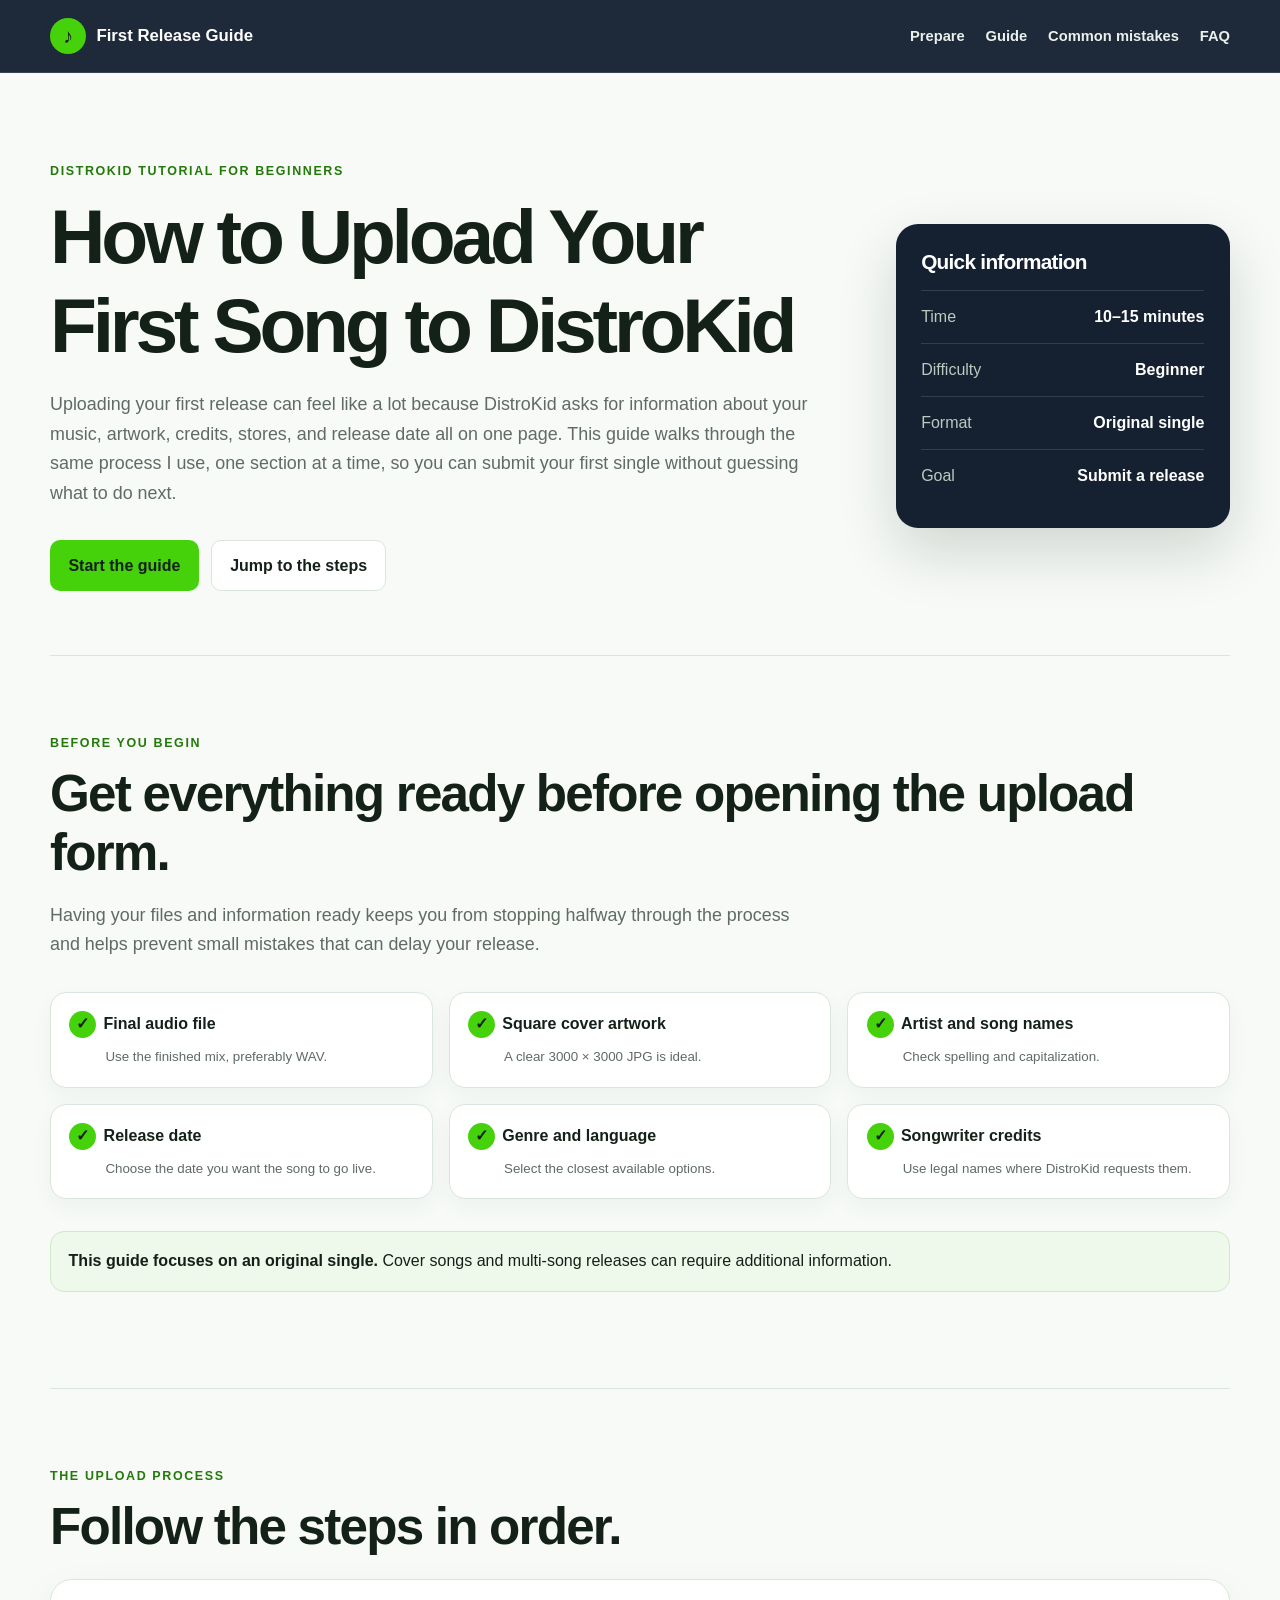
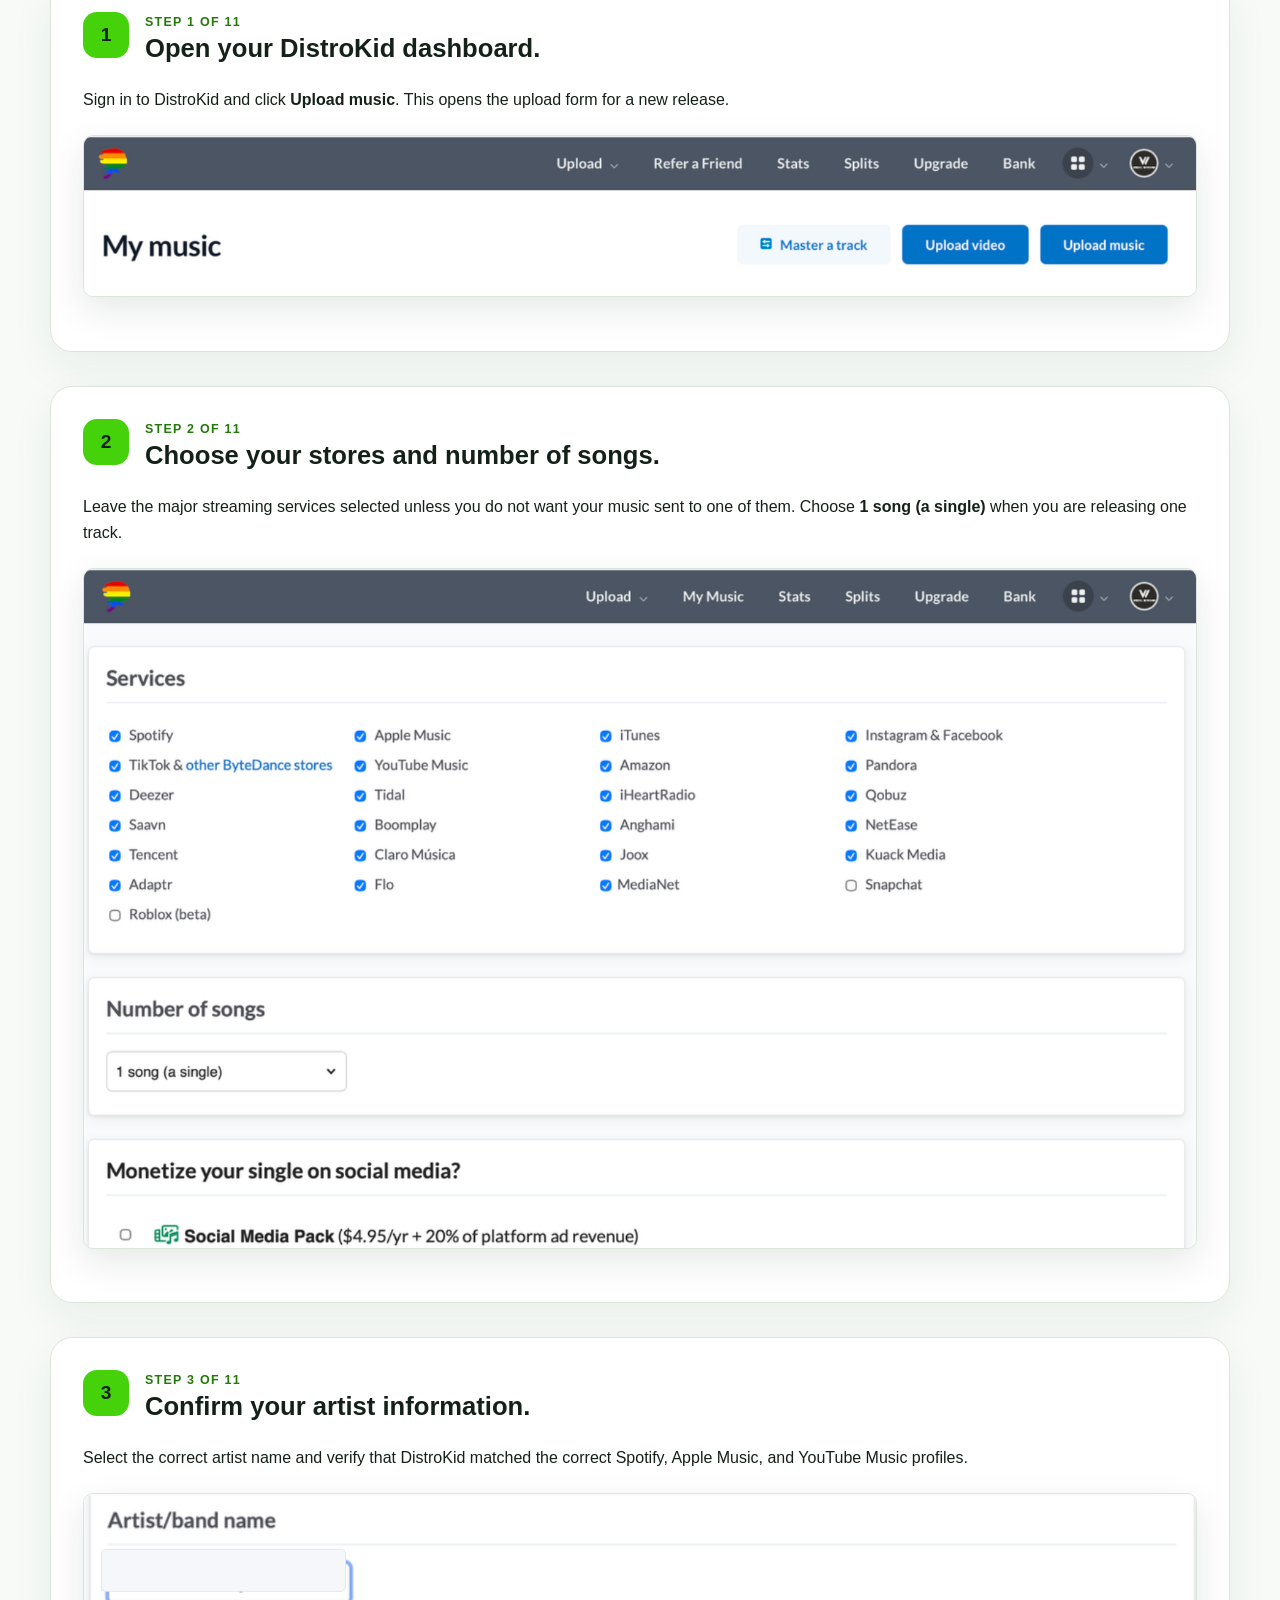
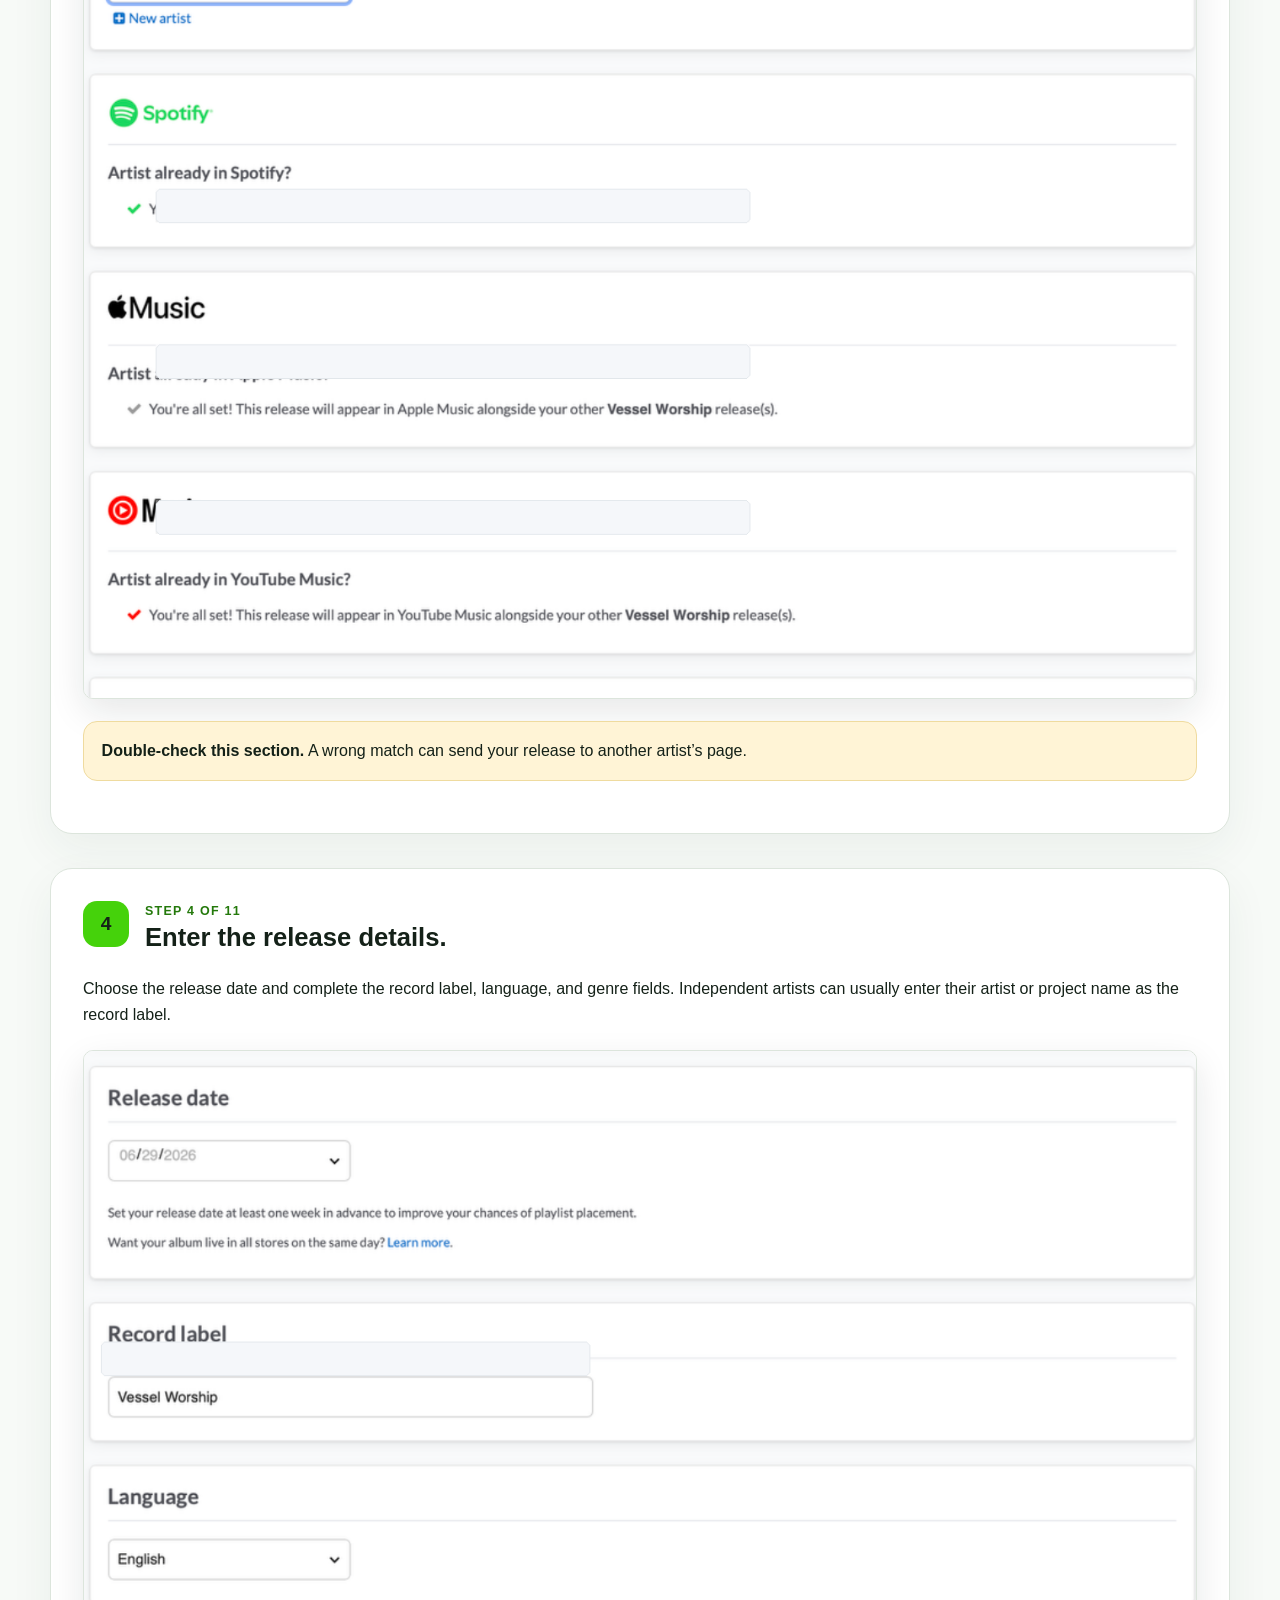
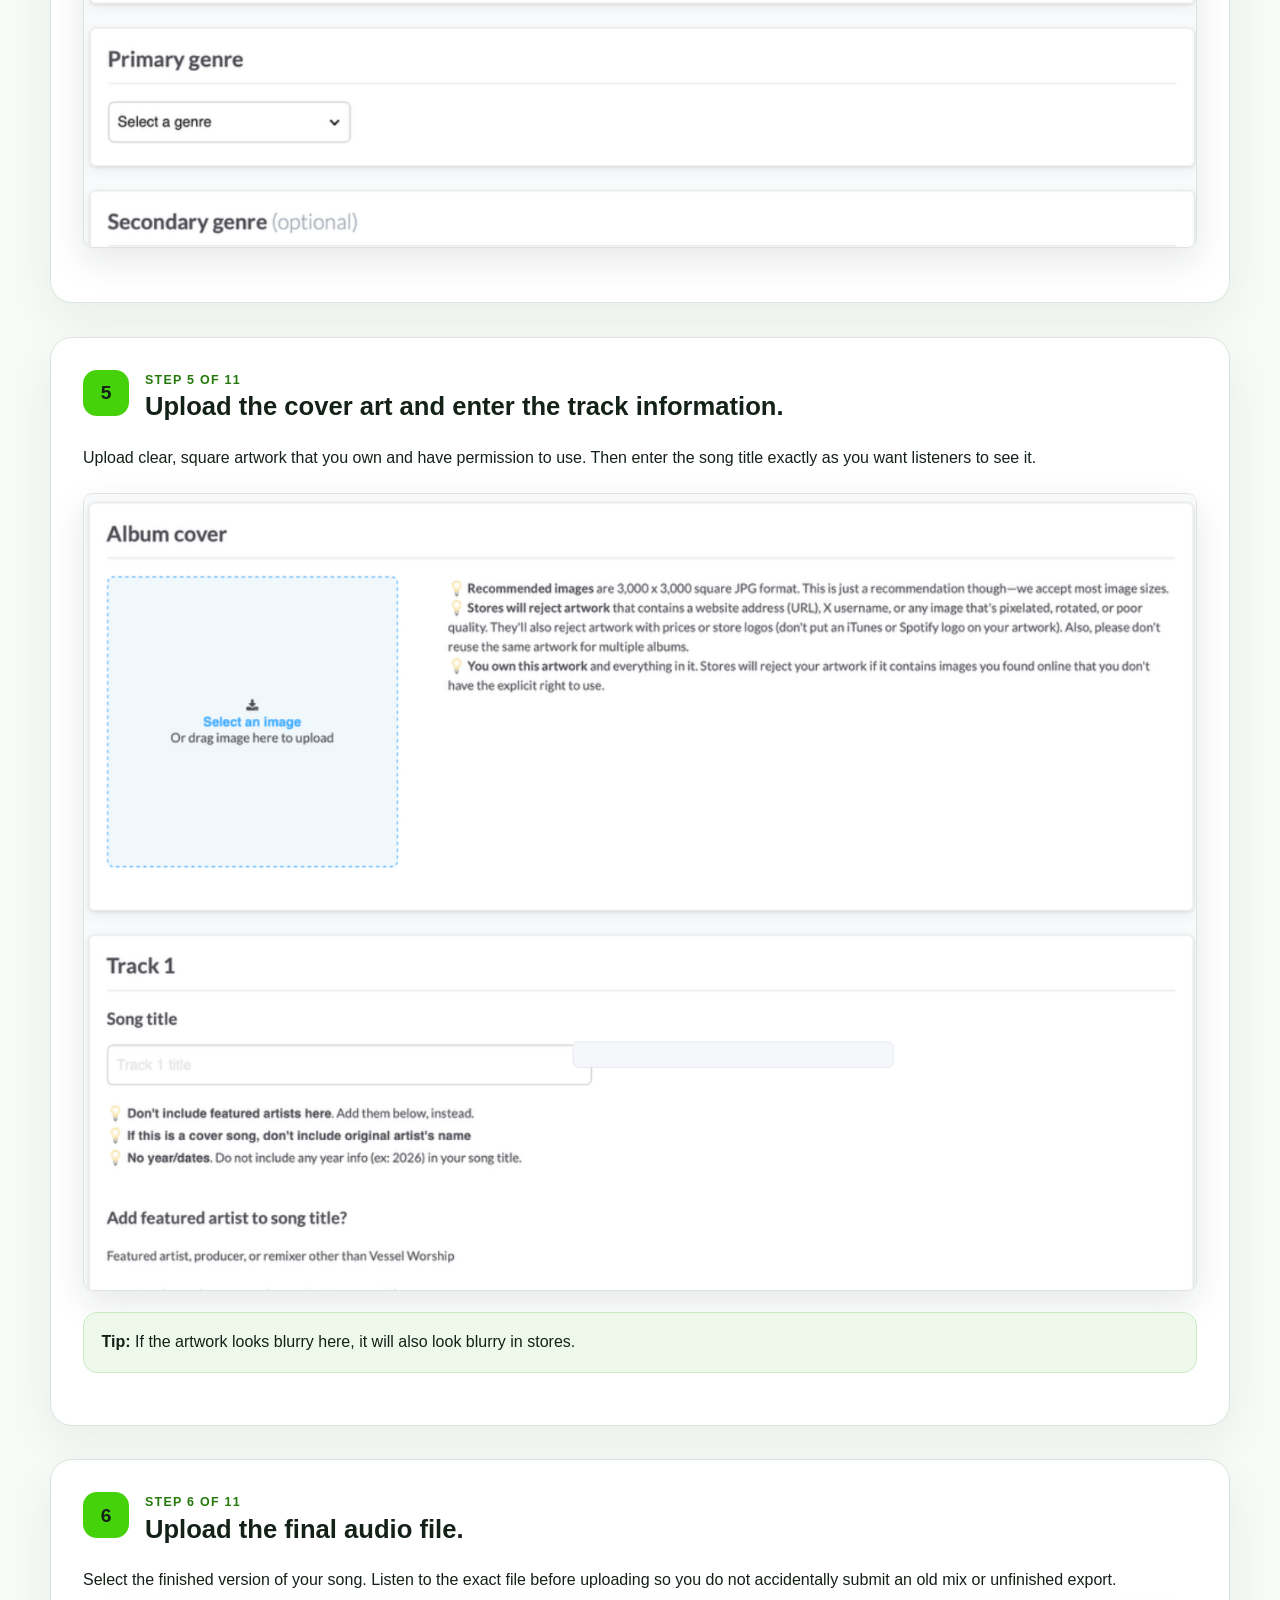
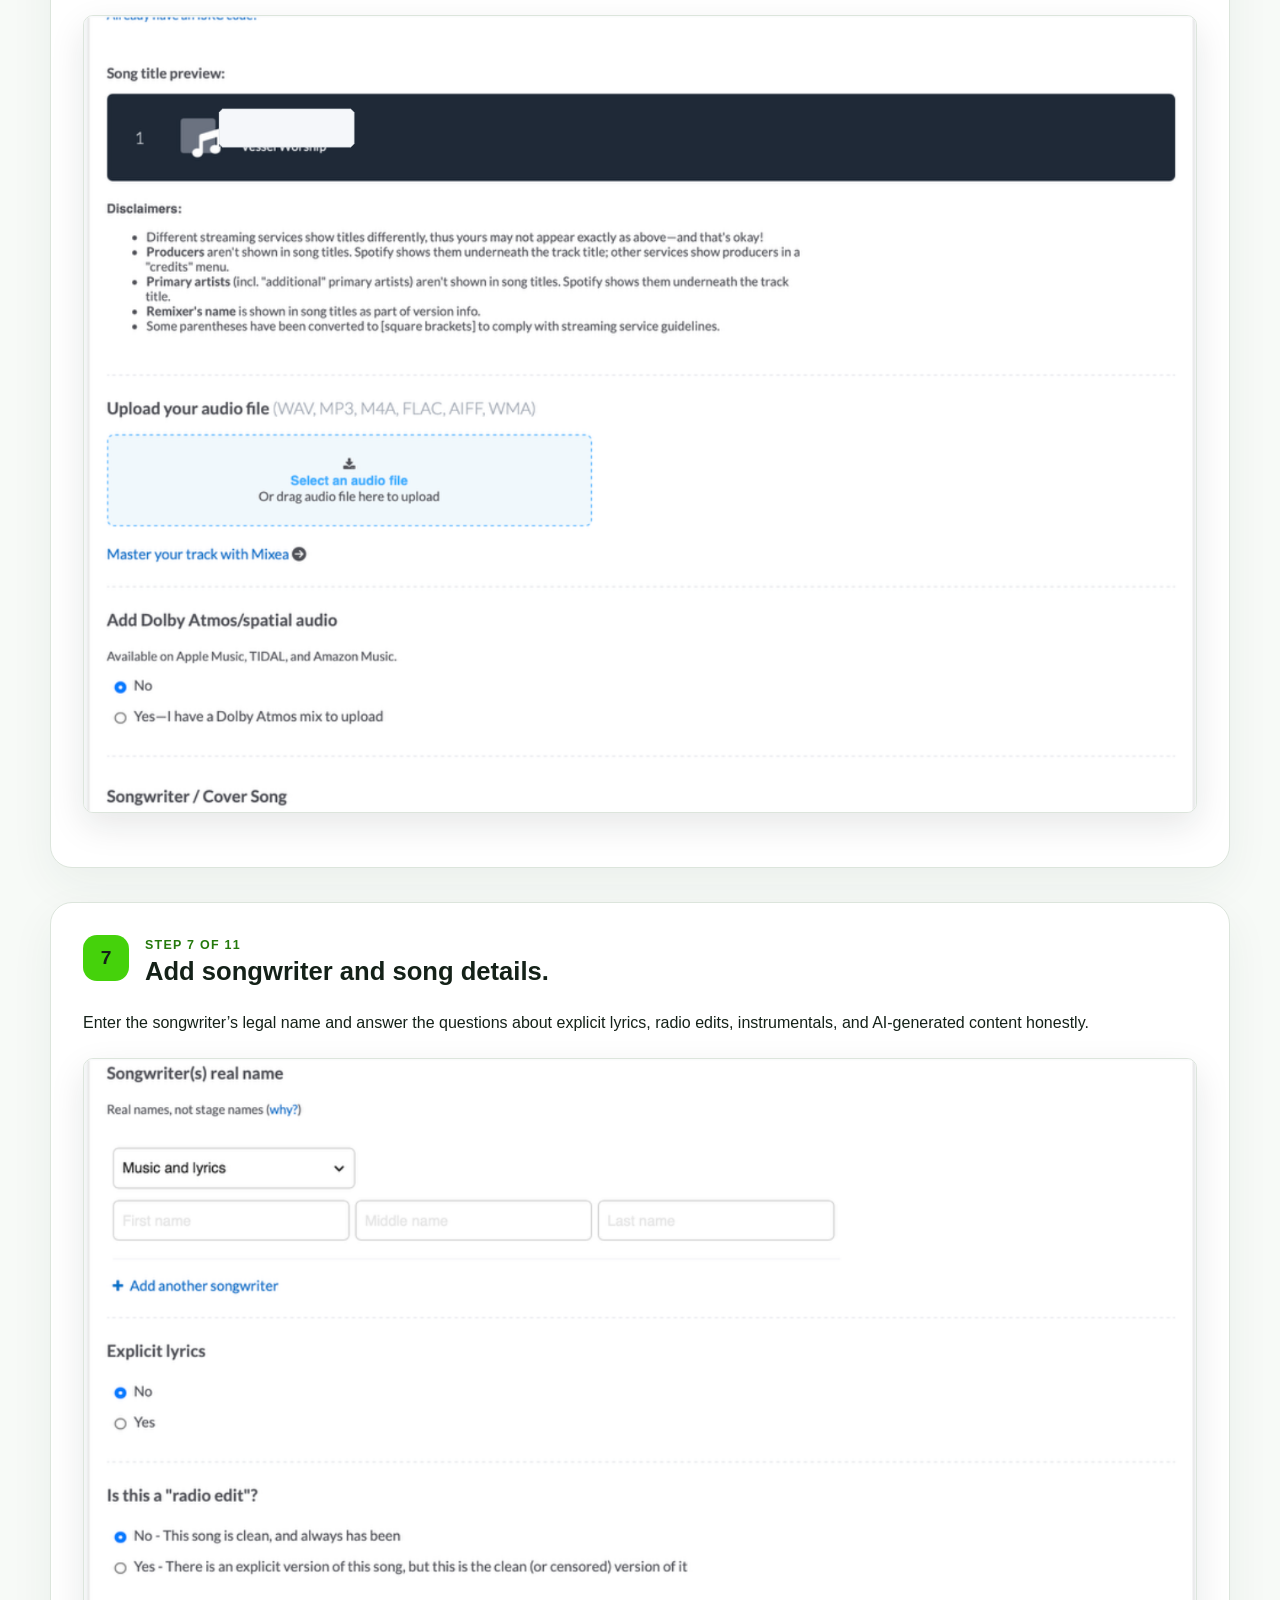
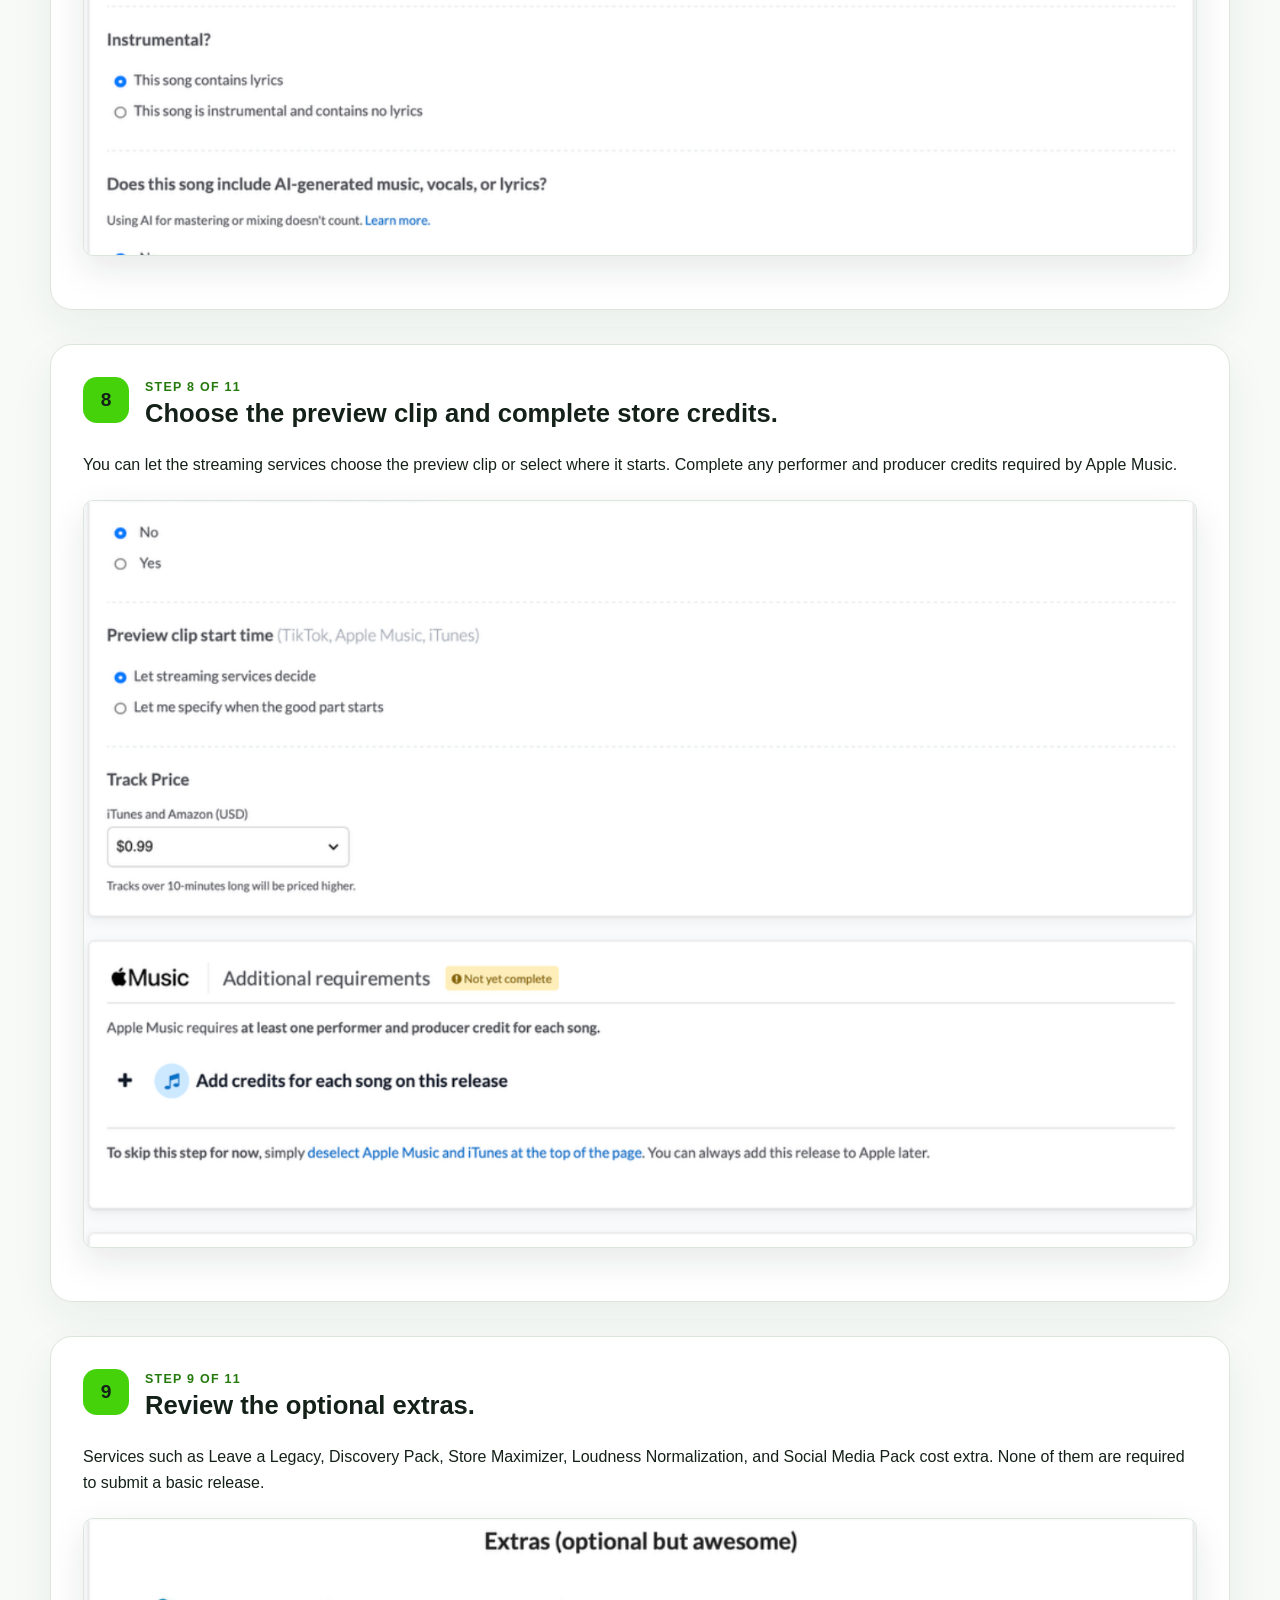
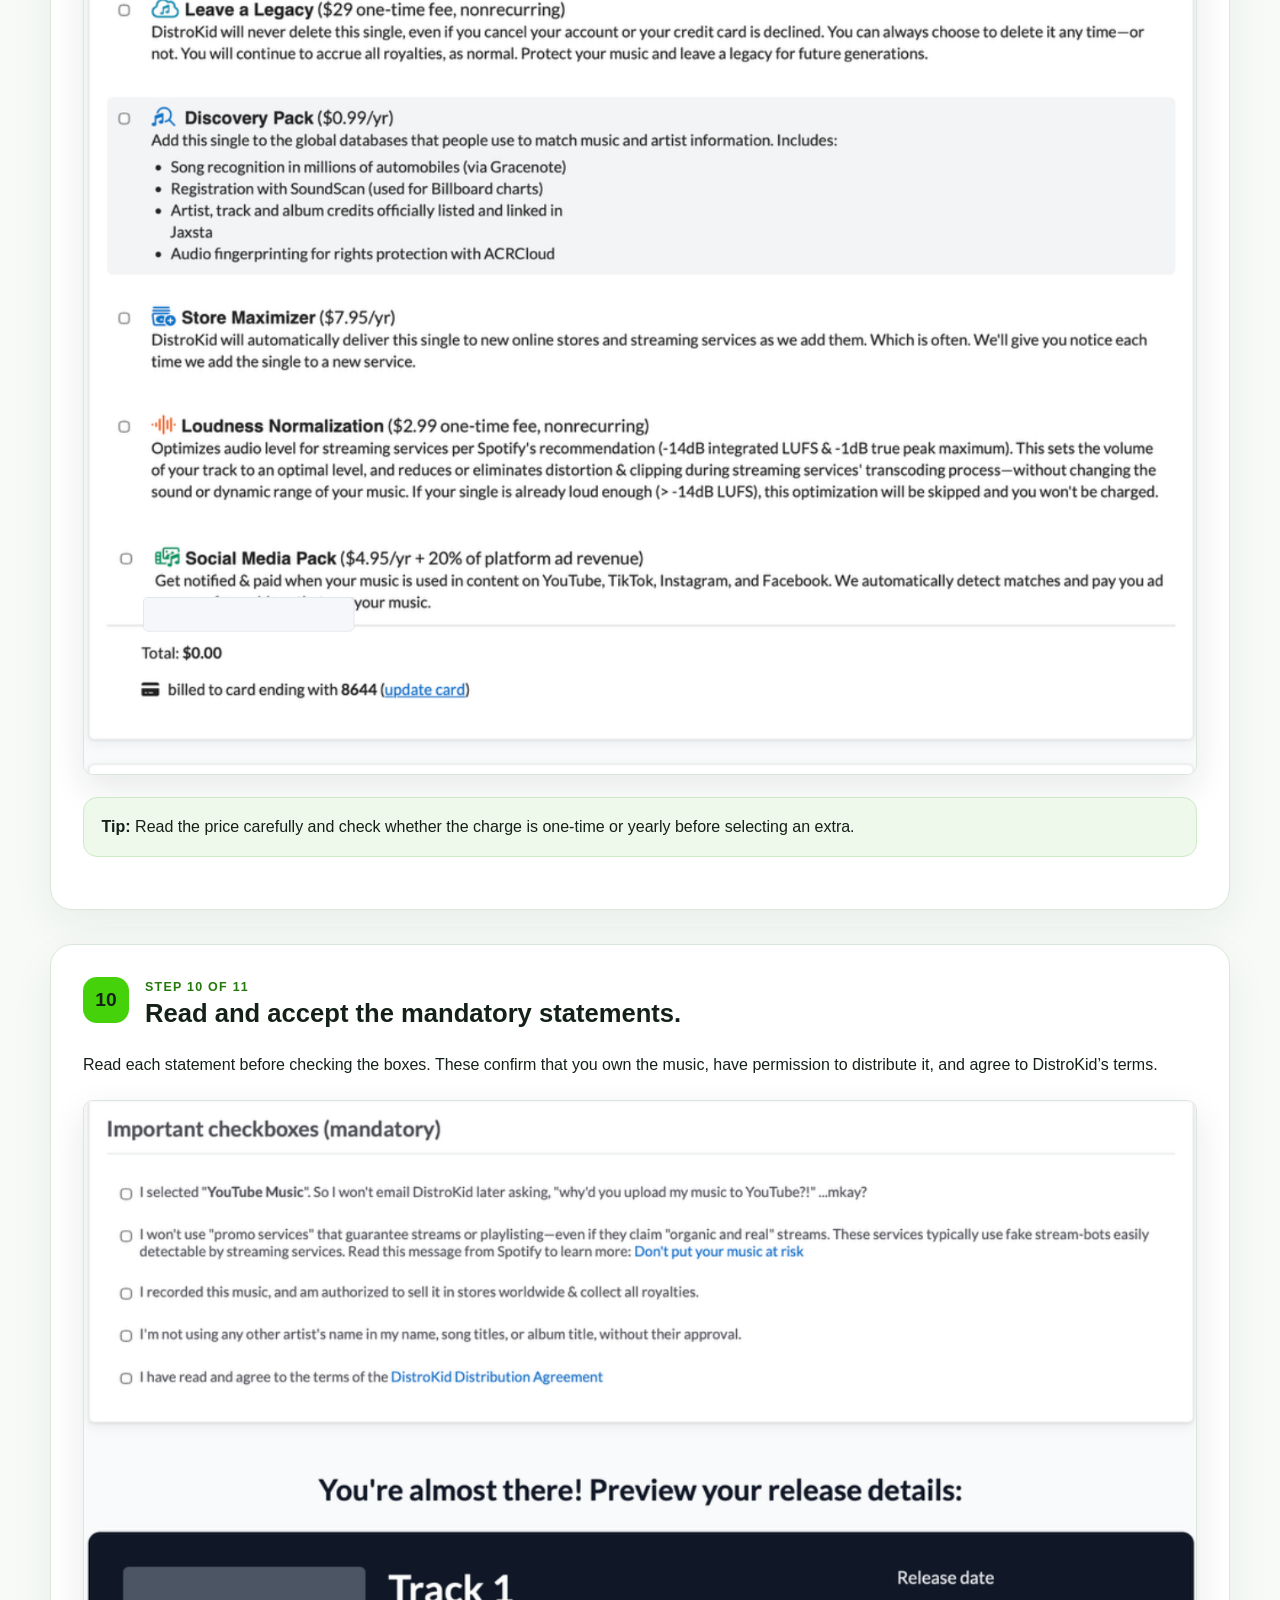
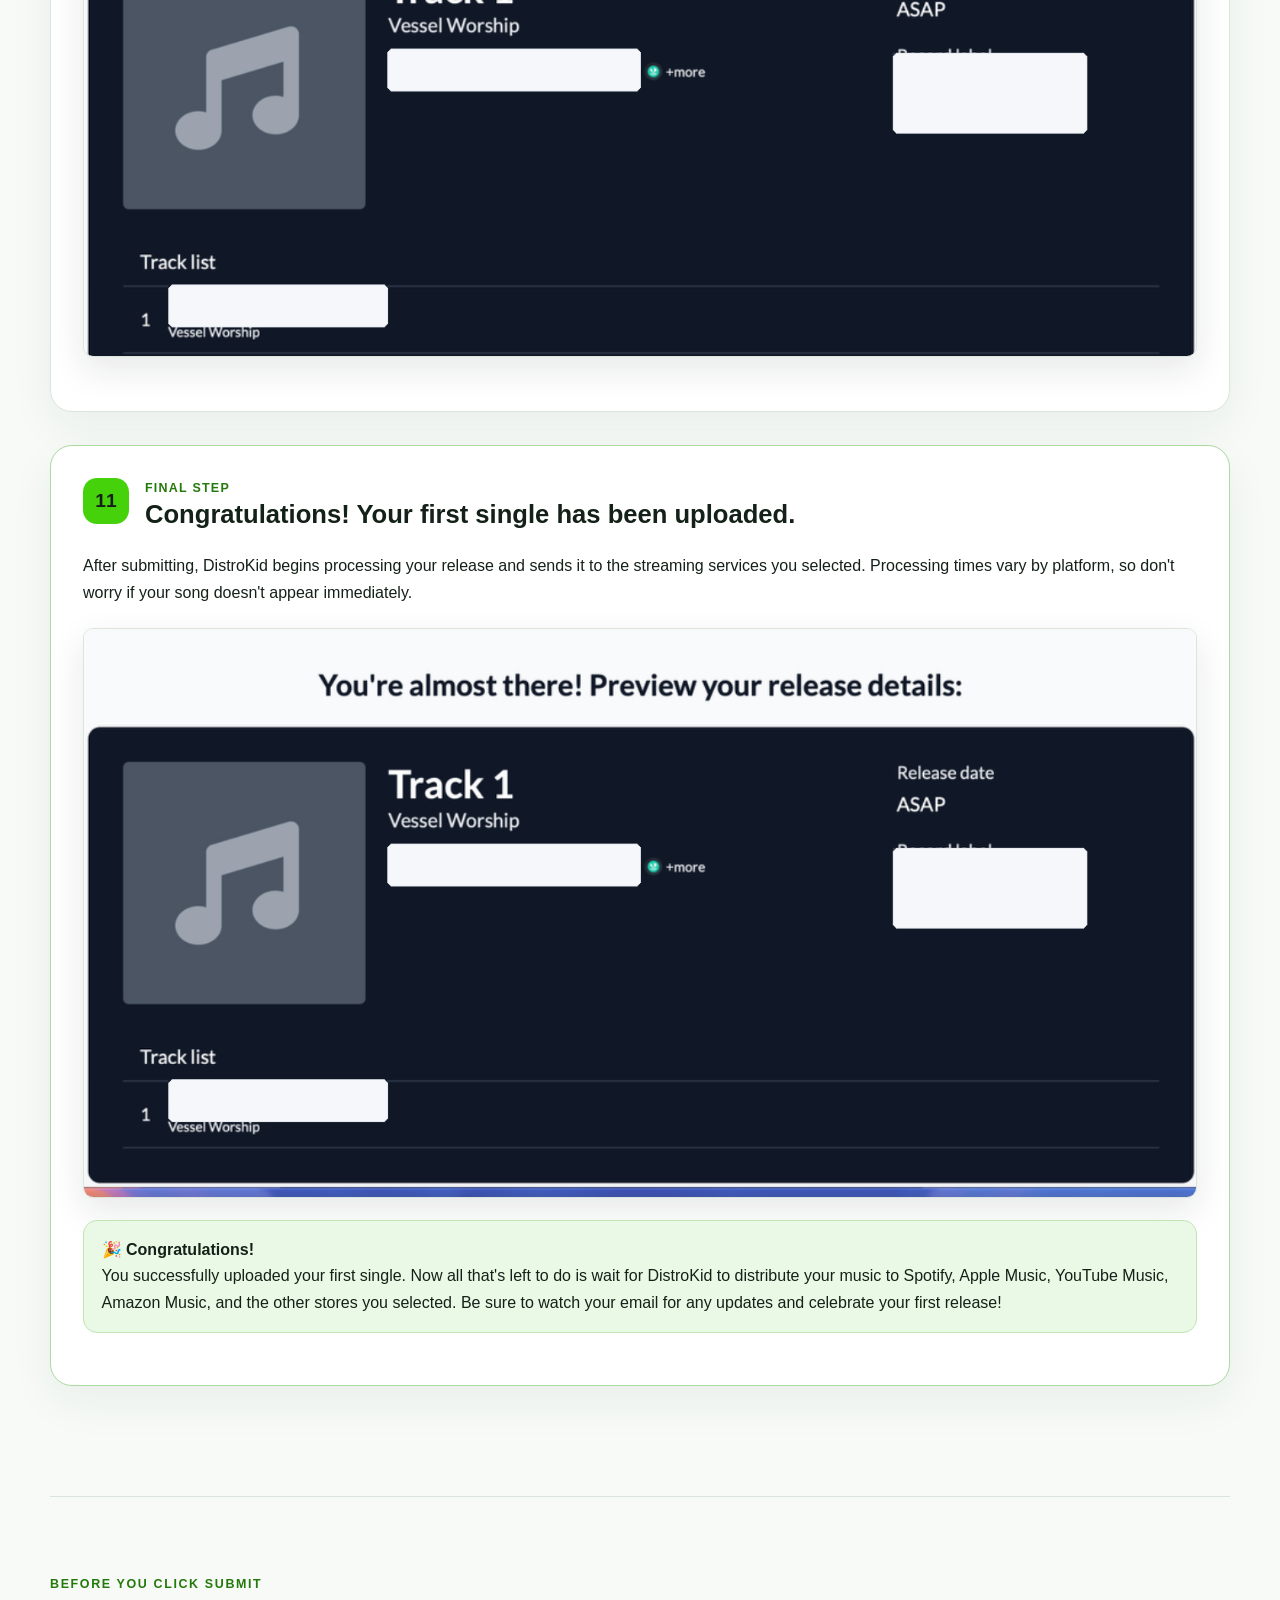
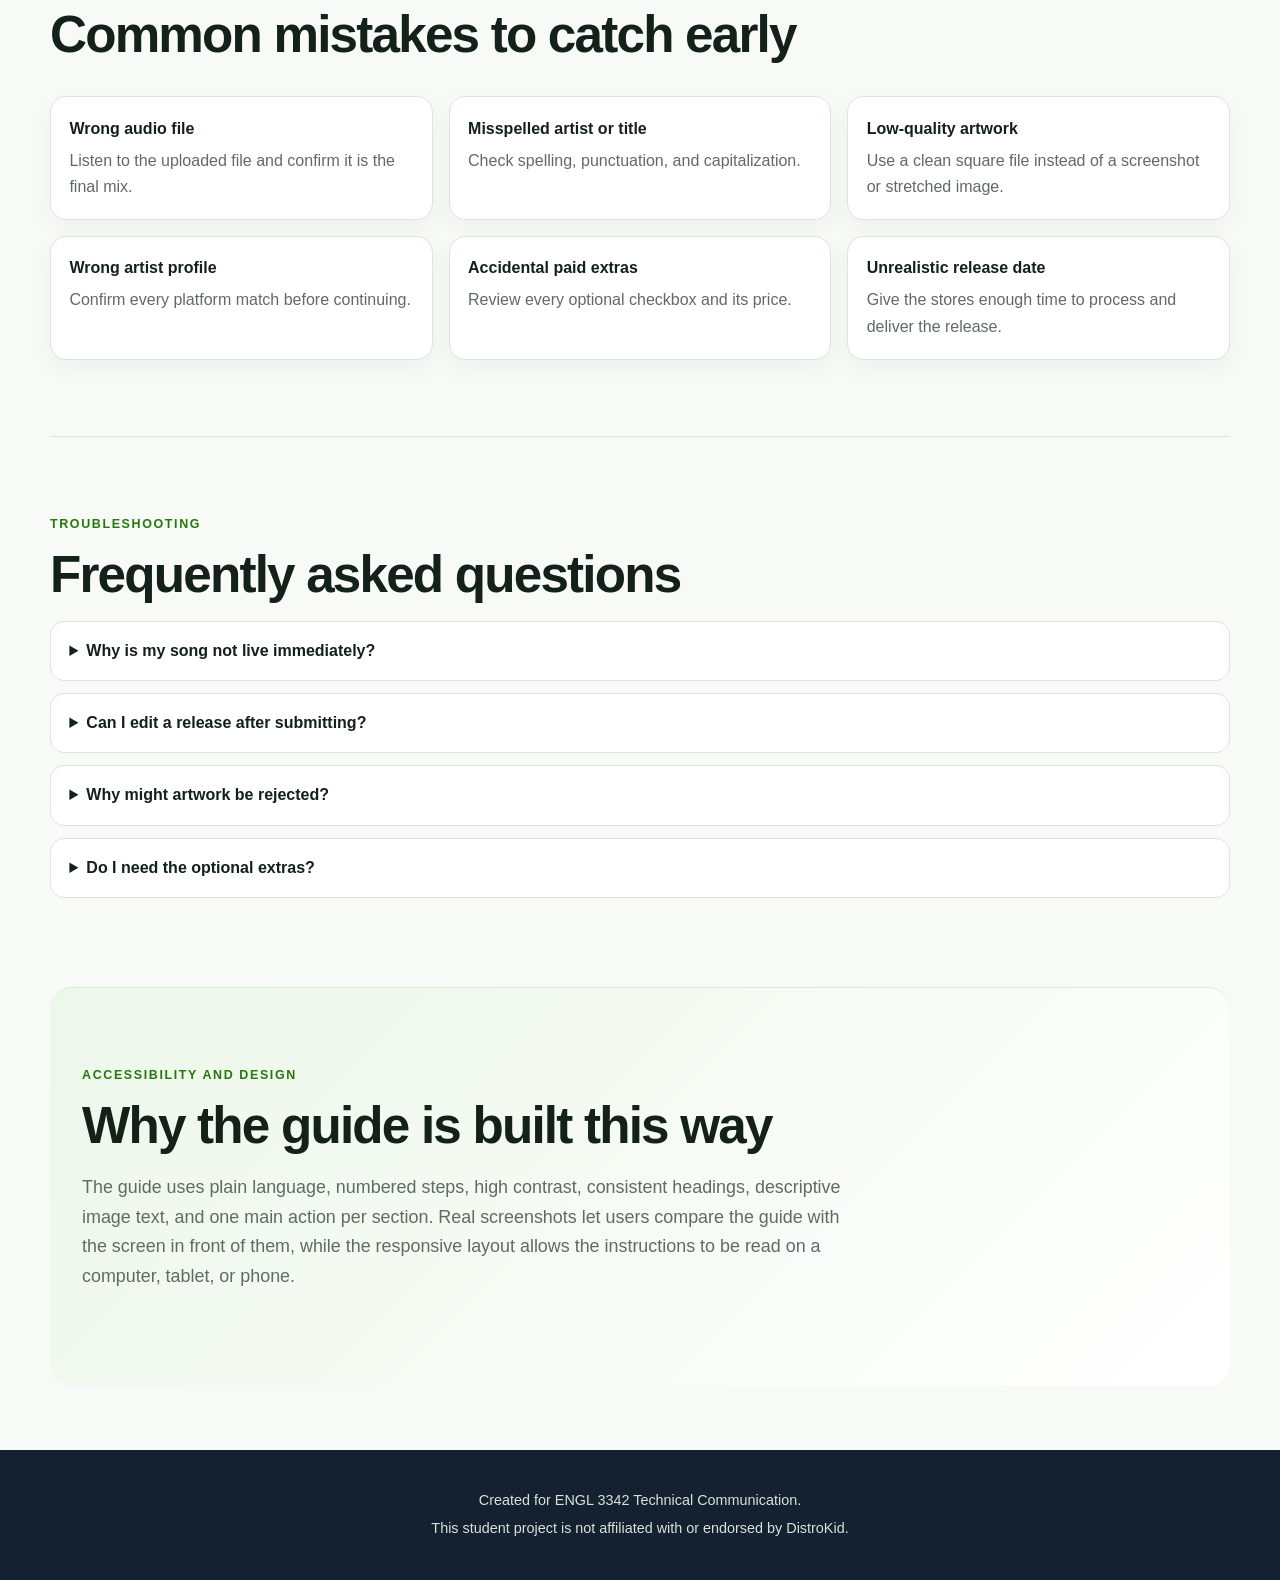
<file: index.html>
<!DOCTYPE html>
<html lang="en">
<head>
  <meta charset="UTF-8">
  <meta name="viewport" content="width=device-width, initial-scale=1.0">
  <meta name="description" content="A beginner-friendly guide to uploading a first single through DistroKid.">
  <title>How to Upload Your First Song to DistroKid</title>
  <link rel="stylesheet" href="styles.css">
</head>
<body>
  <a class="skip-link" href="#main">Skip to the guide</a>

  <header class="site-header">
    <nav class="nav" aria-label="Main navigation">
      <a class="brand" href="#top">
        <span class="brand-mark" aria-hidden="true">♪</span>
        First Release Guide
      </a>
      <div class="nav-links">
        <a href="#prepare">Prepare</a>
        <a href="#guide">Guide</a>
        <a href="#mistakes">Common mistakes</a>
        <a href="#faq">FAQ</a>
      </div>
    </nav>
  </header>

  <main id="main">
    <section class="hero" id="top">
      <div>
        <p class="eyebrow">DistroKid tutorial for beginners</p>
        <h1>How to Upload Your First Song to DistroKid</h1>
        <p class="hero-copy">
          Uploading your first release can feel like a lot because DistroKid asks for
          information about your music, artwork, credits, stores, and release date all
          on one page. This guide walks through the same process I use, one section at
          a time, so you can submit your first single without guessing what to do next.
        </p>
        <div class="hero-actions">
          <a class="button" href="#prepare">Start the guide</a>
          <a class="button secondary" href="#guide">Jump to the steps</a>
        </div>
      </div>

      <aside class="quick-card" aria-label="Guide information">
        <h2>Quick information</h2>
        <dl>
          <div><dt>Time</dt><dd>10–15 minutes</dd></div>
          <div><dt>Difficulty</dt><dd>Beginner</dd></div>
          <div><dt>Format</dt><dd>Original single</dd></div>
          <div><dt>Goal</dt><dd>Submit a release</dd></div>
        </dl>
      </aside>
    </section>

    <section class="section" id="prepare">
      <p class="eyebrow">Before you begin</p>
      <h2>Get everything ready before opening the upload form.</h2>
      <p class="lead">
        Having your files and information ready keeps you from stopping halfway through
        the process and helps prevent small mistakes that can delay your release.
      </p>

      <div class="checklist">
        <div><span>✓</span><strong>Final audio file</strong><small>Use the finished mix, preferably WAV.</small></div>
        <div><span>✓</span><strong>Square cover artwork</strong><small>A clear 3000 × 3000 JPG is ideal.</small></div>
        <div><span>✓</span><strong>Artist and song names</strong><small>Check spelling and capitalization.</small></div>
        <div><span>✓</span><strong>Release date</strong><small>Choose the date you want the song to go live.</small></div>
        <div><span>✓</span><strong>Genre and language</strong><small>Select the closest available options.</small></div>
        <div><span>✓</span><strong>Songwriter credits</strong><small>Use legal names where DistroKid requests them.</small></div>
      </div>

      <div class="notice">
        <strong>This guide focuses on an original single.</strong>
        Cover songs and multi-song releases can require additional information.
      </div>
    </section>

    <section class="section" id="guide">
      <p class="eyebrow">The upload process</p>
      <h2>Follow the steps in order.</h2>

      <article class="step">
        <div class="step-heading"><span>1</span><div><p>Step 1 of 11</p><h3>Open your DistroKid dashboard.</h3></div></div>
        <p>Sign in to DistroKid and click <strong>Upload music</strong>. This opens the upload form for a new release.</p>
        <img src="images/step-01-dashboard.png" alt="DistroKid dashboard showing the Upload music button." loading="lazy">
      </article>

      <article class="step">
        <div class="step-heading"><span>2</span><div><p>Step 2 of 11</p><h3>Choose your stores and number of songs.</h3></div></div>
        <p>Leave the major streaming services selected unless you do not want your music sent to one of them. Choose <strong>1 song (a single)</strong> when you are releasing one track.</p>
        <img src="images/step-02-stores-release-type.png" alt="DistroKid store selections and the menu for choosing one song as a single." loading="lazy">
      </article>

      <article class="step">
        <div class="step-heading"><span>3</span><div><p>Step 3 of 11</p><h3>Confirm your artist information.</h3></div></div>
        <p>Select the correct artist name and verify that DistroKid matched the correct Spotify, Apple Music, and YouTube Music profiles.</p>
        <img src="images/step-03-artist-info.png" alt="DistroKid artist name selection and profile confirmation areas." loading="lazy">
        <div class="warning"><strong>Double-check this section.</strong> A wrong match can send your release to another artist’s page.</div>
      </article>

      <article class="step">
        <div class="step-heading"><span>4</span><div><p>Step 4 of 11</p><h3>Enter the release details.</h3></div></div>
        <p>Choose the release date and complete the record label, language, and genre fields. Independent artists can usually enter their artist or project name as the record label.</p>
        <img src="images/step-04-release-details.png" alt="DistroKid fields for release date, record label, language, and genre." loading="lazy">
      </article>

      <article class="step">
        <div class="step-heading"><span>5</span><div><p>Step 5 of 11</p><h3>Upload the cover art and enter the track information.</h3></div></div>
        <p>Upload clear, square artwork that you own and have permission to use. Then enter the song title exactly as you want listeners to see it.</p>
        <img src="images/step-05-cover-art-track-info.png" alt="DistroKid album-cover upload area and song-title fields." loading="lazy">
        <div class="tip"><strong>Tip:</strong> If the artwork looks blurry here, it will also look blurry in stores.</div>
      </article>

      <article class="step">
        <div class="step-heading"><span>6</span><div><p>Step 6 of 11</p><h3>Upload the final audio file.</h3></div></div>
        <p>Select the finished version of your song. Listen to the exact file before uploading so you do not accidentally submit an old mix or unfinished export.</p>
        <img src="images/step-06-audio-upload.png" alt="DistroKid audio upload area and song preview." loading="lazy">
      </article>

      <article class="step">
        <div class="step-heading"><span>7</span><div><p>Step 7 of 11</p><h3>Add songwriter and song details.</h3></div></div>
        <p>Enter the songwriter’s legal name and answer the questions about explicit lyrics, radio edits, instrumentals, and AI-generated content honestly.</p>
        <img src="images/step-07-song-details.png" alt="DistroKid songwriter, explicit lyrics, radio edit, instrumental, and AI content fields." loading="lazy">
      </article>

      <article class="step">
        <div class="step-heading"><span>8</span><div><p>Step 8 of 11</p><h3>Choose the preview clip and complete store credits.</h3></div></div>
        <p>You can let the streaming services choose the preview clip or select where it starts. Complete any performer and producer credits required by Apple Music.</p>
        <img src="images/step-08-more-details.png" alt="DistroKid preview clip, track price, and Apple Music credit requirements." loading="lazy">
      </article>

      <article class="step">
        <div class="step-heading"><span>9</span><div><p>Step 9 of 11</p><h3>Review the optional extras.</h3></div></div>
        <p>Services such as Leave a Legacy, Discovery Pack, Store Maximizer, Loudness Normalization, and Social Media Pack cost extra. None of them are required to submit a basic release.</p>
        <img src="images/step-09-extras.png" alt="DistroKid optional paid extras for a release." loading="lazy">
        <div class="tip"><strong>Tip:</strong> Read the price carefully and check whether the charge is one-time or yearly before selecting an extra.</div>
      </article>

      <article class="step">
        <div class="step-heading"><span>10</span><div><p>Step 10 of 11</p><h3>Read and accept the mandatory statements.</h3></div></div>
        <p>Read each statement before checking the boxes. These confirm that you own the music, have permission to distribute it, and agree to DistroKid’s terms.</p>
        <img src="images/step-10-review-checks.png" alt="DistroKid mandatory checkboxes and release preview." loading="lazy">
      </article>

      <article class="step celebration">
<div class="step-heading"><span>11</span><div><p>Final Step</p><h3>Congratulations! Your first single has been uploaded.</h3></div></div>
<p>After submitting, DistroKid begins processing your release and sends it to the streaming services you selected. Processing times vary by platform, so don't worry if your song doesn't appear immediately.</p>
<img src="images/step-11-review-submit.png" alt="Final confirmation after submitting your release." loading="lazy">
<div class="success">
<strong>🎉 Congratulations!</strong><br>
You successfully uploaded your first single. Now all that's left to do is wait for DistroKid to distribute your music to Spotify, Apple Music, YouTube Music, Amazon Music, and the other stores you selected. Be sure to watch your email for any updates and celebrate your first release!
</div>
</article>
    </section>

    <section class="section" id="mistakes">
      <p class="eyebrow">Before you click submit</p>
      <h2>Common mistakes to catch early</h2>
      <div class="mistakes-grid">
        <div><strong>Wrong audio file</strong><p>Listen to the uploaded file and confirm it is the final mix.</p></div>
        <div><strong>Misspelled artist or title</strong><p>Check spelling, punctuation, and capitalization.</p></div>
        <div><strong>Low-quality artwork</strong><p>Use a clean square file instead of a screenshot or stretched image.</p></div>
        <div><strong>Wrong artist profile</strong><p>Confirm every platform match before continuing.</p></div>
        <div><strong>Accidental paid extras</strong><p>Review every optional checkbox and its price.</p></div>
        <div><strong>Unrealistic release date</strong><p>Give the stores enough time to process and deliver the release.</p></div>
      </div>
    </section>

    <section class="section" id="faq">
      <p class="eyebrow">Troubleshooting</p>
      <h2>Frequently asked questions</h2>
      <details><summary>Why is my song not live immediately?</summary><p>DistroKid and each selected store need time to review, process, and deliver the release. A delay does not automatically mean something went wrong.</p></details>
      <details><summary>Can I edit a release after submitting?</summary><p>Some information can be changed, but corrections may take time and certain changes can be limited. It is easier to catch mistakes before submitting.</p></details>
      <details><summary>Why might artwork be rejected?</summary><p>Common reasons include low resolution, poor quality, unauthorized images, URLs, social-media handles, or content that does not meet store requirements.</p></details>
      <details><summary>Do I need the optional extras?</summary><p>No. They offer additional services, but a first-time artist can submit a basic release without selecting them.</p></details>
    </section>

    <section class="section accessibility">
      <p class="eyebrow">Accessibility and design</p>
      <h2>Why the guide is built this way</h2>
      <p class="lead">
        The guide uses plain language, numbered steps, high contrast, consistent headings,
        descriptive image text, and one main action per section. Real screenshots let users
        compare the guide with the screen in front of them, while the responsive layout
        allows the instructions to be read on a computer, tablet, or phone.
      </p>
    </section>
  </main>

  <footer>
    <p>Created for ENGL 3342 Technical Communication.</p>
    <p>This student project is not affiliated with or endorsed by DistroKid.</p>
  </footer>
</body>
</html>
</file>
<file: styles.css>
*{box-sizing:border-box}
:root{
  --ink:#142118;
  --muted:#5f6b63;
  --surface:#ffffff;
  --soft:#f3f7f2;
  --line:#dce5dc;
  --green:#45d20b;
  --green-dark:#24790b;
  --navy:#152131;
  --warning:#fff4d6;
  --success:#eaf9e6;
}
html{scroll-behavior:smooth}
body{
  margin:0;
  font-family:Inter,-apple-system,BlinkMacSystemFont,"Segoe UI",sans-serif;
  color:var(--ink);
  background:#f7faf7;
  line-height:1.65;
}
img{max-width:100%;display:block}
a{color:inherit}
.skip-link{
  position:absolute;left:-9999px;top:0;background:#fff;padding:.7rem 1rem;z-index:999
}
.skip-link:focus{left:1rem;top:1rem}
.site-header{
  position:sticky;top:0;z-index:50;
  background:rgba(21,33,49,.96);
  border-bottom:1px solid rgba(255,255,255,.12);
  backdrop-filter:blur(12px);
}
.nav{
  width:min(1180px,calc(100% - 2rem));
  margin:auto;min-height:72px;
  display:flex;align-items:center;justify-content:space-between;gap:1rem
}
.brand{
  color:#fff;text-decoration:none;font-weight:800;font-size:1.05rem;
  display:flex;align-items:center;gap:.65rem
}
.brand-mark{
  display:grid;place-items:center;width:36px;height:36px;border-radius:50%;
  color:#132014;background:var(--green);font-size:1.25rem
}
.nav-links{display:flex;gap:1.3rem}
.nav-links a{color:#eaf1ec;text-decoration:none;font-weight:650;font-size:.92rem}
.nav-links a:hover,.nav-links a:focus{color:var(--green)}
main{width:min(1180px,calc(100% - 2rem));margin:auto}
.hero{
  padding:5.5rem 0 4rem;
  display:grid;grid-template-columns:minmax(0,1.55fr) minmax(280px,.65fr);
  align-items:center;gap:3rem
}
.eyebrow{
  color:var(--green-dark);font-size:.78rem;font-weight:850;letter-spacing:.13em;
  text-transform:uppercase;margin:0 0 .65rem
}
h1,h2,h3{line-height:1.16;margin-top:0}
h1{font-size:clamp(2.6rem,6vw,5rem);letter-spacing:-.055em;margin-bottom:1.25rem;max-width:850px}
h2{font-size:clamp(2rem,4vw,3.2rem);letter-spacing:-.035em;margin-bottom:1rem}
h3{font-size:clamp(1.35rem,2vw,1.9rem);margin-bottom:.45rem}
.hero-copy,.lead{font-size:1.12rem;color:var(--muted);max-width:760px}
.hero-actions{display:flex;gap:.75rem;flex-wrap:wrap;margin-top:2rem}
.button{
  display:inline-flex;align-items:center;justify-content:center;
  min-height:48px;padding:.7rem 1.15rem;border-radius:10px;
  text-decoration:none;font-weight:800;background:var(--green);color:#142118
}
.button:hover,.button:focus{background:#59e71c}
.button.secondary{background:#fff;border:1px solid var(--line)}
.quick-card{
  background:var(--navy);color:#fff;border-radius:22px;padding:1.6rem;
  box-shadow:0 24px 60px rgba(15,30,20,.16)
}
.quick-card h2{font-size:1.3rem;margin-bottom:1rem}
.quick-card dl{margin:0}
.quick-card dl div{
  display:flex;justify-content:space-between;gap:1rem;padding:.8rem 0;
  border-top:1px solid rgba(255,255,255,.13)
}
.quick-card dt{color:#bdc9c0}.quick-card dd{margin:0;font-weight:800}
.section{padding:4.8rem 0;border-top:1px solid var(--line)}
.checklist{
  display:grid;grid-template-columns:repeat(3,1fr);gap:1rem;margin:2rem 0
}
.checklist>div,.mistakes-grid>div{
  background:var(--surface);border:1px solid var(--line);border-radius:16px;padding:1.15rem;
  box-shadow:0 8px 24px rgba(34,67,44,.045)
}
.checklist span{
  display:inline-grid;place-items:center;width:27px;height:27px;border-radius:50%;
  margin-right:.45rem;background:var(--green);font-weight:900
}
.checklist strong{display:inline}
.checklist small{display:block;color:var(--muted);margin:.5rem 0 0 2.25rem}
.notice,.tip,.warning,.success{
  border-radius:14px;padding:1rem 1.1rem;margin:1.25rem 0
}
.notice,.tip{background:#eff9eb;border:1px solid #cceac3}
.warning{background:var(--warning);border:1px solid #efdb9f}
.success{background:var(--success);border:1px solid #bfe5b5}
.step{
  background:var(--surface);border:1px solid var(--line);border-radius:22px;
  padding:clamp(1.15rem,3vw,2rem);margin:1.4rem 0 2.1rem;
  box-shadow:0 16px 45px rgba(36,70,44,.06)
}
.step-heading{display:flex;align-items:flex-start;gap:1rem;margin-bottom:1rem}
.step-heading>span{
  flex:0 0 auto;display:grid;place-items:center;width:46px;height:46px;
  border-radius:14px;background:var(--green);font-weight:900;font-size:1.2rem
}
.step-heading p{
  margin:0 0 .1rem;color:var(--green-dark);font-weight:850;font-size:.78rem;
  letter-spacing:.1em;text-transform:uppercase
}
.step img{
  width:100%;height:auto;margin:1.35rem 0;border-radius:15px;
  border:1px solid var(--line);box-shadow:0 13px 35px rgba(19,34,26,.1)
}
.celebration{border-color:#aadb9f}
.mistakes-grid{display:grid;grid-template-columns:repeat(3,1fr);gap:1rem;margin-top:2rem}
.mistakes-grid p{margin:.35rem 0 0;color:var(--muted)}
details{
  background:#fff;border:1px solid var(--line);border-radius:14px;
  margin:.75rem 0;padding:1rem 1.15rem
}
summary{cursor:pointer;font-weight:800}
details p{color:var(--muted);margin-bottom:0}
.accessibility{background:linear-gradient(135deg,#edf7ea,#fff);padding-left:2rem;padding-right:2rem;border-radius:22px;margin-bottom:4rem}
footer{
  text-align:center;padding:2.2rem 1rem;background:var(--navy);color:#d8e2da;font-size:.9rem
}
footer p{margin:.25rem}
@media (max-width:850px){
  .hero{grid-template-columns:1fr;padding-top:3.5rem}
  .checklist,.mistakes-grid{grid-template-columns:1fr 1fr}
  .nav-links{display:none}
}
@media (max-width:560px){
  main{width:min(100% - 1rem,1180px)}
  .checklist,.mistakes-grid{grid-template-columns:1fr}
  .hero{padding-top:2.6rem;gap:1.5rem}
  h1{font-size:2.65rem}
  .step{border-radius:16px}
  .step-heading>span{width:40px;height:40px}
  .accessibility{padding-left:1rem;padding-right:1rem}
}


/* Image improvements */
.step img{
  width:100%;
  height:auto;
  object-fit:contain;
  object-position:top center;
  border-radius:10px;
  display:block;
  background:#fff;
}
</file>
